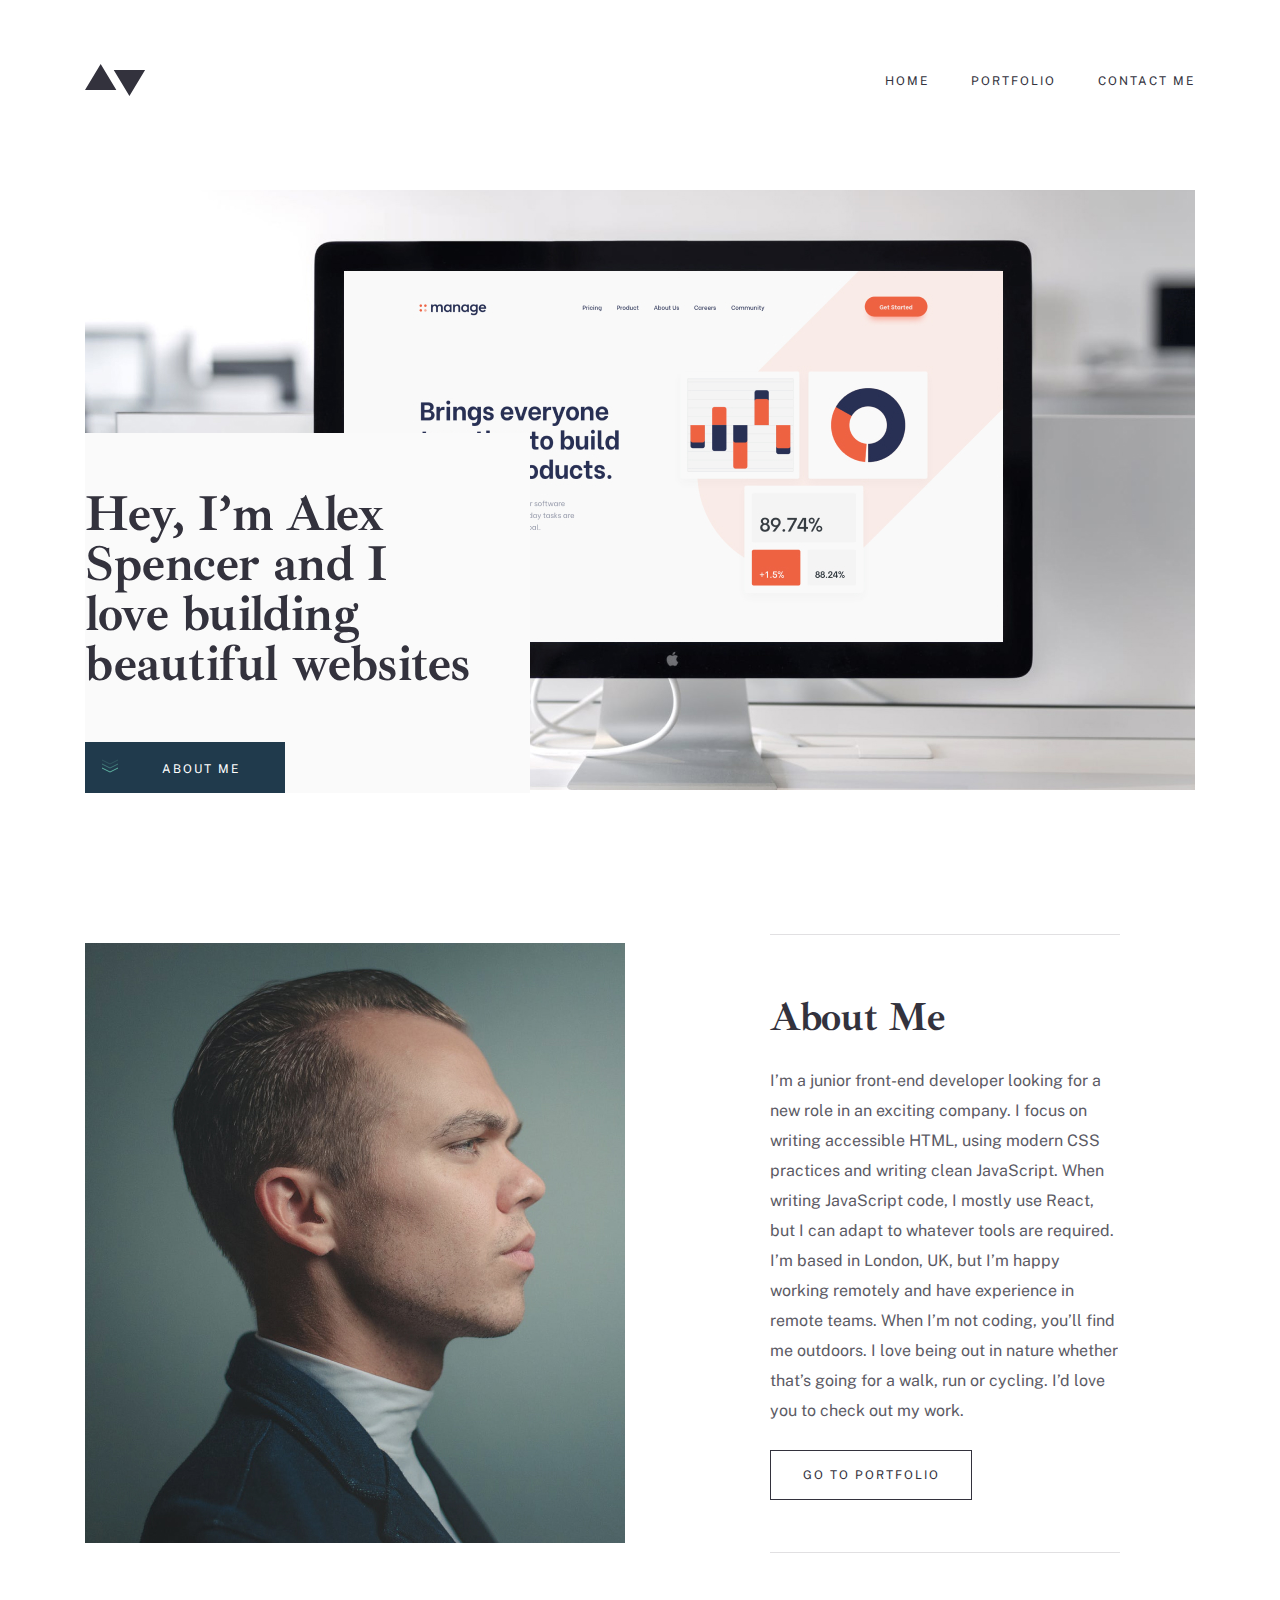
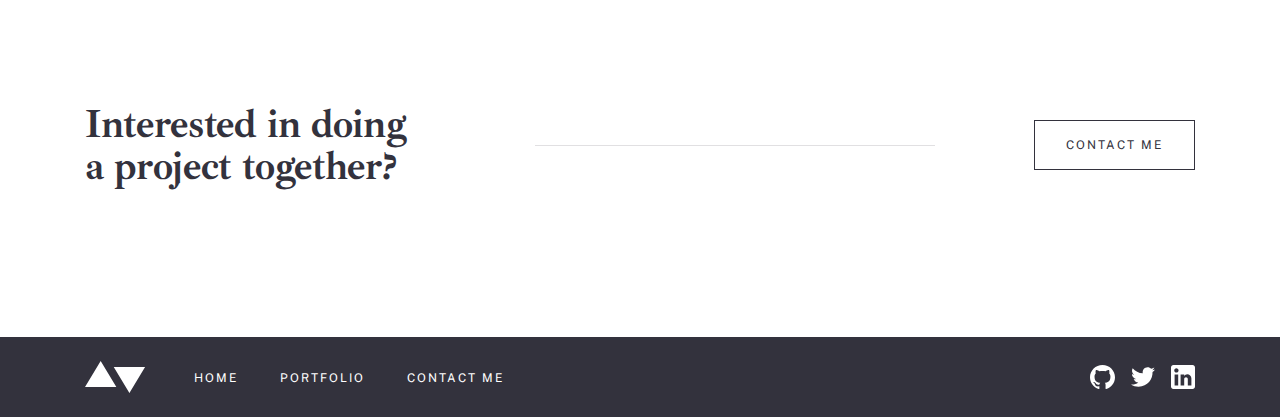
<file: index.html>
<!DOCTYPE html>
<html lang="en">

<head>
    <meta charset="UTF-8">
    <meta http-equiv="X-UA-Compatible" content="IE=edge">
    <meta name="viewport" content="width=device-width, initial-scale=1.0">
    <title>Portfolio</title>
    <link rel="stylesheet" href="css/main.css">
</head>

<body>
    <header class="header">
        <div class="container">
            <a href="#"><img class="logo" src="images/logo.svg" alt="logo"></a>
            <nav>
                <ul>
                    <li><a href="#">HOME</a></li>
                    <li><a href="portfolio.html">PORTFOLIO</a></li>
                    <li><a href="#">CONTACT ME</a></li>
                </ul>
                <img class="hamburger" src="images/hamburger.svg" alt="hamburger">
            </nav>
        </div>
    </header>
    <main>
        <section class="intro">
            <div class="container">
                <div class="intro__main">
                    <div class="intro__content">
                        <h1>Hey, I’m Alex Spencer and I love building beautiful websites</h1>
                        <a href="#">
                            <img src="images/arrows.svg" alt="arrows">
                            <p>ABOUT ME</p>
                        </a>
                    </div>
                </div>
            </div>
        </section>
        <section class="about">
            <div class="container">
                <div class="about__left">
                    <picture>
                        <source media="(min-width:1020px)" srcset="images/about__desktop.jpg">
                        <source class="about__left-mobile" media="(max-width:660px)" srcset="images/about__mobile.jpg">
                        <img src="images/about__tablet.jpg" alt="man">
                    </picture>
                </div>
                <div class="about__right">
                    <span class="about__right-top"></span>
                    <h2>About Me</h2>
                    <p>I’m a junior front-end developer looking for a new role in an exciting company. I focus on
                        writing accessible HTML, using modern CSS practices and writing clean JavaScript. When writing
                        JavaScript code, I mostly use React, but I can adapt to whatever tools are required. I’m based
                        in London, UK, but I’m happy working remotely and have experience in remote teams. When I’m not
                        coding, you’ll find me outdoors. I love being out in nature whether that’s going for a walk, run
                        or cycling. I’d love you to check out my work.</p>
                    <a href="#">GO TO PORTFOLIO</a>
                    <span class="about__right-bottom"></span>
                </div>
            </div>
        </section>
        <section class="interested">
            <div class="container">
                <h2>Interested in doing a project together?</h2>
                <span></span>
                <a href="#">CONTACT ME</a>
            </div>
        </section>
    </main>
    <footer class="footer">
        <div class="container">
            <div class="footer__main">
                <a class="footer__main-logo" href="#"><img src="images/logo__white.svg" alt="logo"></a>
                <ul>
                    <li><a href="#">HOME</a></li>
                    <li><a href="portfolio.html">PORTFOLIO</a></li>
                    <li><a href="#">CONTACT ME</a></li>
                </ul>
            </div>
            <div class="footer__socials">
                <a target="_blank" href="https://github.com/DavronDilmurodov">
                    <svg width="25" height="24" viewBox="0 0 25 24" fill="none" xmlns="http://www.w3.org/2000/svg">
                        <path
                            d="M12.5 0C5.59375 0 0 5.50948 0 12.3045C0 17.742 3.58125 22.3531 8.54688 23.9788C9.17188 24.0946 9.40104 23.7137 9.40104 23.3871C9.40104 23.095 9.39062 22.3207 9.38542 21.295C5.90833 22.0369 5.175 19.6442 5.175 19.6442C4.60625 18.2241 3.78437 17.8443 3.78437 17.8443C2.65208 17.0815 3.87188 17.0971 3.87188 17.0971C5.12708 17.1827 5.78646 18.3649 5.78646 18.3649C6.90104 20.2463 8.7125 19.7027 9.42708 19.3886C9.53958 18.5924 9.86146 18.0509 10.2188 17.743C7.44271 17.4352 4.525 16.3771 4.525 11.6628C4.525 10.3198 5.00937 9.22212 5.81146 8.36127C5.67083 8.05031 5.24896 6.7992 5.92083 5.10462C5.92083 5.10462 6.96771 4.77489 9.35833 6.36617C10.3583 6.09278 11.4208 5.95713 12.4833 5.95087C13.5458 5.95713 14.6083 6.09278 15.6083 6.36617C17.9833 4.77489 19.0302 5.10462 19.0302 5.10462C19.7021 6.7992 19.2802 8.05031 19.1552 8.36127C19.9521 9.22212 20.4365 10.3198 20.4365 11.6628C20.4365 16.3897 17.5146 17.43 14.7333 17.7326C15.1708 18.102 15.5771 18.8564 15.5771 20.0094C15.5771 21.656 15.5615 22.9791 15.5615 23.3788C15.5615 23.7012 15.7802 24.0862 16.4208 23.9631C21.4219 22.3478 25 17.7336 25 12.3045C25 5.50948 19.4031 0 12.5 0V0Z"
                            fill="white" />
                    </svg>
                </a>

                <a class="twitter" target="_blank"
                    href="https://twitter.com/elonmusk?ref_src=twsrc%5Egoogle%7Ctwcamp%5Eserp%7Ctwgr%5Eauthor">
                    <svg width="24" height="20" viewBox="0 0 24 20" fill="none" xmlns="http://www.w3.org/2000/svg">
                        <path
                            d="M24 2.55699C23.117 2.94899 22.168 3.21299 21.172 3.33199C22.189 2.72299 22.97 1.75799 23.337 0.607986C22.386 1.17199 21.332 1.58199 20.21 1.80299C19.313 0.845986 18.032 0.247986 16.616 0.247986C13.437 0.247986 11.101 3.21399 11.819 6.29299C7.728 6.08799 4.1 4.12799 1.671 1.14899C0.381 3.36199 1.002 6.25699 3.194 7.72299C2.388 7.69699 1.628 7.47599 0.965 7.10699C0.911 9.38799 2.546 11.522 4.914 11.997C4.221 12.185 3.462 12.229 2.69 12.081C3.316 14.037 5.134 15.46 7.29 15.5C5.22 17.123 2.612 17.848 0 17.54C2.179 18.937 4.768 19.752 7.548 19.752C16.69 19.752 21.855 12.031 21.543 5.10599C22.505 4.41099 23.34 3.54399 24 2.55699Z"
                            fill="white" />
                    </svg>
                </a>

                <a target="_blank" href="https://www.linkedin.com/feed/">
                    <svg width="24" height="24" viewBox="0 0 24 24" fill="none" xmlns="http://www.w3.org/2000/svg">
                        <path fill-rule="evenodd" clip-rule="evenodd"
                            d="M2.4 0H21.6C22.92 0 24 1.08 24 2.4V21.6C24 22.92 22.92 24 21.6 24H2.4C1.08 24 0 22.92 0 21.6V2.4C0 1.08 1.08 0 2.4 0ZM3.6 20.4H7.2V9.6H3.6V20.4ZM5.4 7.56C4.2 7.56 3.24 6.6 3.24 5.4C3.24 4.2 4.2 3.24 5.4 3.24C6.6 3.24 7.56 4.2 7.56 5.4C7.56 6.6 6.6 7.56 5.4 7.56ZM16.8 20.4H20.4V13.56C20.4 11.28 18.48 9.36 16.2 9.36C15.12 9.36 13.8 10.08 13.2 11.04V9.6H9.6V20.4H13.2V14.04C13.2 13.08 14.04 12.24 15 12.24C15.96 12.24 16.8 13.08 16.8 14.04V20.4Z"
                            fill="white" />
                    </svg>

                </a>
            </div>
        </div>
    </footer>
</body>

</html>
</file>
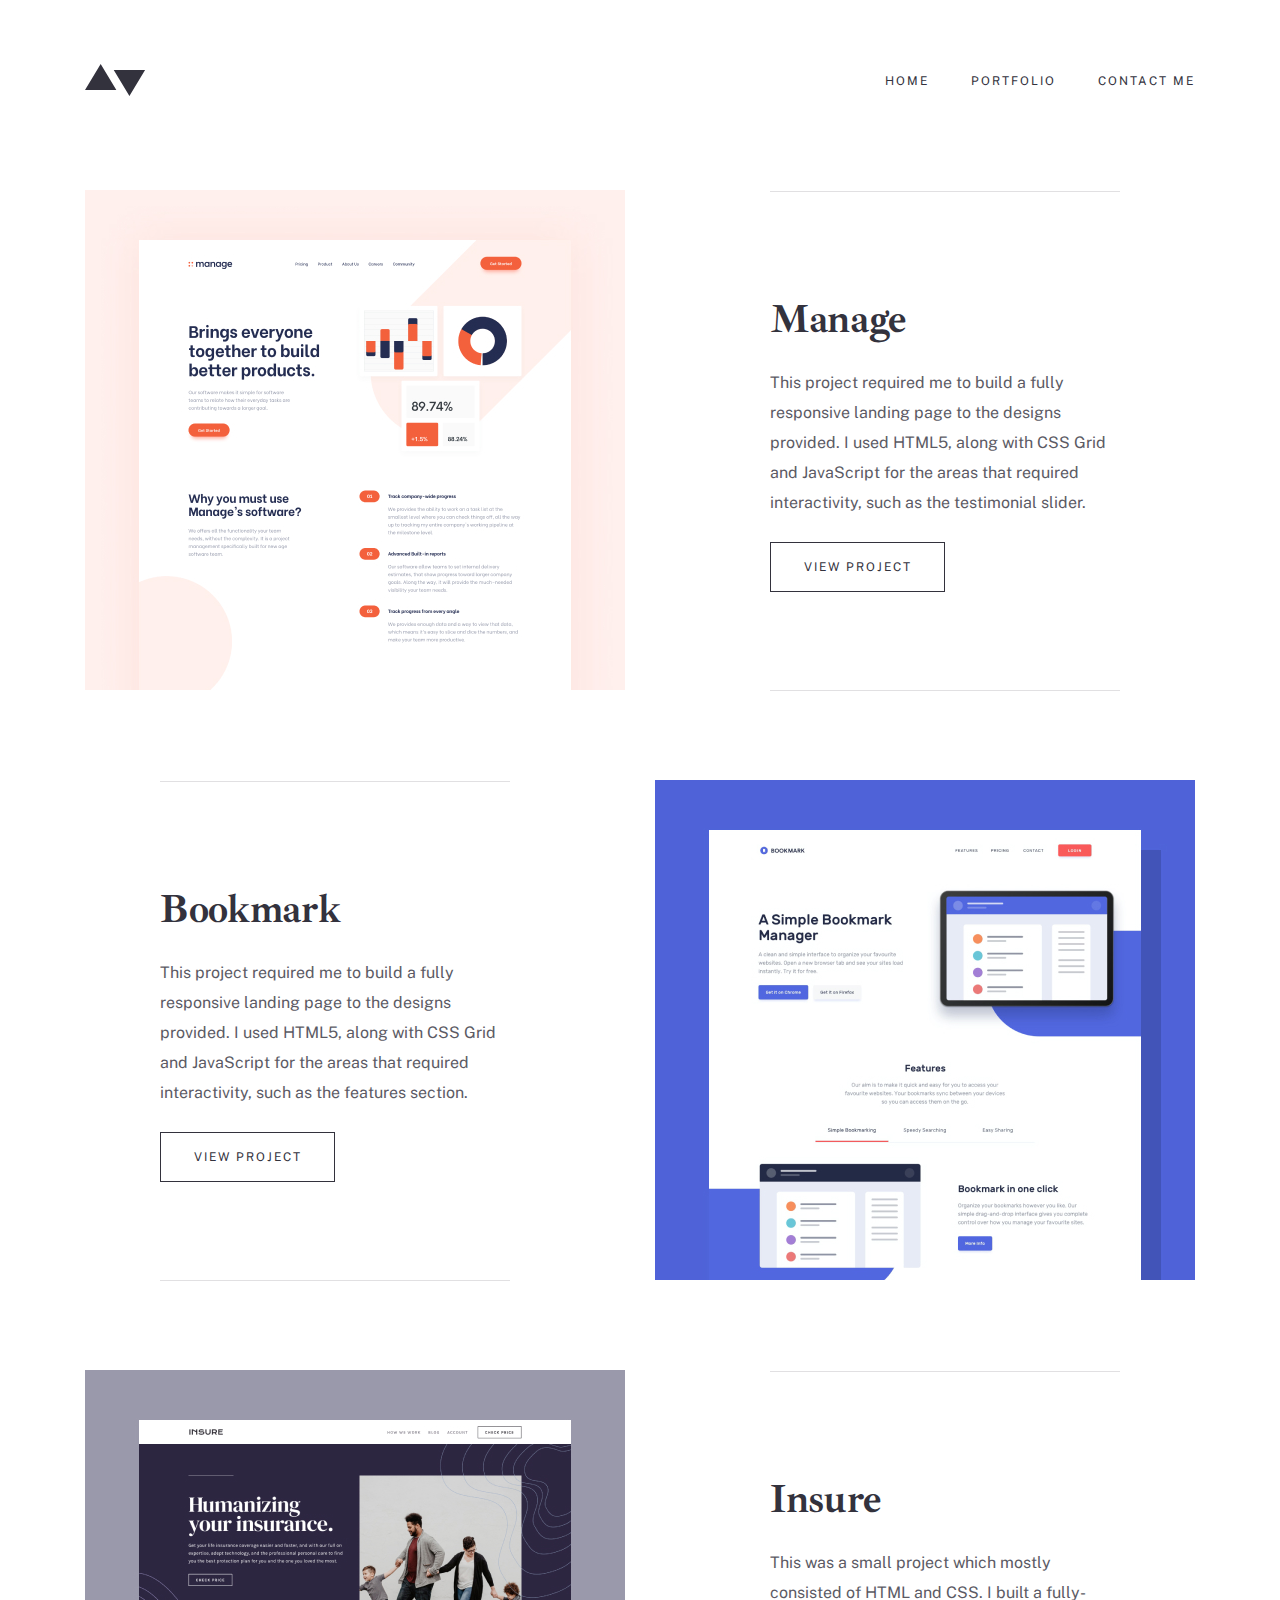
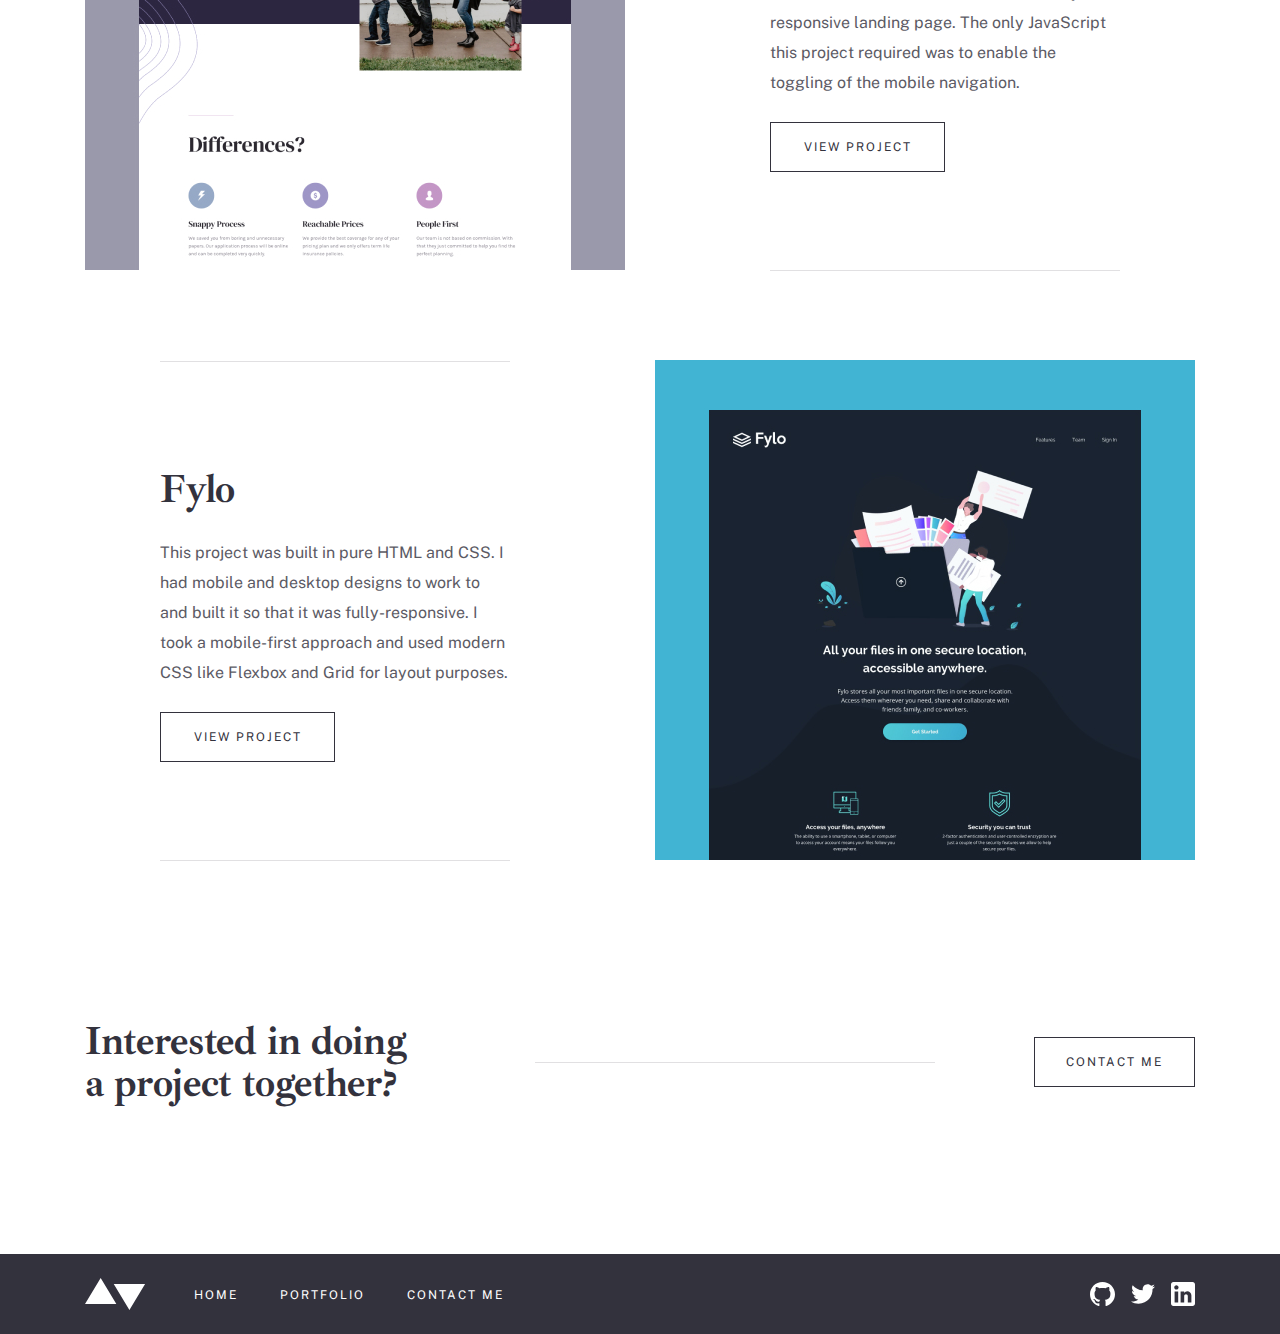
<file: portfolio.html>
<!DOCTYPE html>
<html lang="en">

<head>
    <meta charset="UTF-8">
    <meta http-equiv="X-UA-Compatible" content="IE=edge">
    <meta name="viewport" content="width=device-width, initial-scale=1.0">
    <title>Portfolio</title>
    <link rel="stylesheet" href="css/main.css">
</head>

<body>
    <header class="header">
        <div class="container">
            <a href="#"><img class="logo" src="images/logo.svg" alt="logo"></a>
            <nav>
                <ul>
                    <li><a href="index.html">HOME</a></li>
                    <li><a href="#">PORTFOLIO</a></li>
                    <li><a href="#">CONTACT ME</a></li>
                </ul>
                <img class="hamburger" src="images/hamburger.svg" alt="hamburger">
            </nav>
        </div>
    </header>
    <main>
        <section class="manage">
            <div class="container">
                <div class="manage__left">
                    <picture>
                        <source media="(min-width:1020px)" srcset="images/manage__desktop.jpg">
                        <source media="(max-width:660px)" srcset="images/manage__mobile.jpg">
                        <img src="images/manage__tablet.jpg" alt="manage">
                    </picture>
                </div>
                <div class="manage__right">
                    <span class="portfolio__top-span"></span>
                    <h2 class="portfolio__heading">Manage</h2>
                    <p class="portfolio__paragraph">This project required me to build a fully responsive landing page to
                        the designs provided. I used
                        HTML5, along with CSS Grid and JavaScript for the areas that required interactivity, such as the
                        testimonial slider.</p>
                    <a class="portfolio__project" href="#">VIEW PROJECT</a>
                    <span class="portfolio__bottom-span"></span>
                </div>
            </div>
        </section>
        <section class="bookmark">
            <div class="container">
                <div class="bookmark__left">
                    <span class="portfolio__top-span"></span>
                    <h2 class="portfolio__heading">Bookmark</h2>
                    <p class="portfolio__paragraph">This project required me to build a fully responsive landing page to
                        the designs provided. I used
                        HTML5, along with CSS Grid and JavaScript for the areas that required interactivity, such as the
                        features section.</p>
                    <a class="portfolio__project" href="#">VIEW PROJECT</a>
                    <span class="portfolio__bottom-span"></span>
                </div>
                <div class="bookmark__right">
                    <picture>
                        <source media="(min-width:1020px)" srcset="images/bookmark__desktop.jpg">
                        <source media="(max-width:660px)" srcset="images/bookmark__mobile.jpg">
                        <img src="images/bookmark__tablet.jpg" alt="bookmark">
                    </picture>
                </div>
            </div>
        </section>
        <section class="insure">
            <div class="container">
                <div class="insure__left">
                    <picture>
                        <source media="(min-width:1020px)" srcset="images/insure__desktop.jpg">
                        <source media="(max-width:660px)" srcset="images/insure__mobile.jpg">
                        <img src="images/insure__tablet.jpg" alt="insure">
                    </picture>
                </div>
                <div class="insure__right">
                    <span class="portfolio__top-span"></span>
                    <h2 class="portfolio__heading">Insure</h2>
                    <p class="portfolio__paragraph">This was a small project which mostly consisted of HTML and CSS. I
                        built a fully-responsive landing page. The only JavaScript this project required was to enable
                        the toggling of the mobile navigation.</p>
                    <a class="portfolio__project" href="#">VIEW PROJECT</a>
                    <span class="portfolio__bottom-span"></span>
                </div>
            </div>
        </section>
        <section class="fylo">
            <div class="container">
                <div class="fylo__left">
                    <span class="portfolio__top-span"></span>
                    <h2 class="portfolio__heading">Fylo</h2>
                    <p class="portfolio__paragraph">This project was built in pure HTML and CSS. I had mobile and
                        desktop designs to work to and built it so that it was fully-responsive. I took a mobile-first
                        approach and used modern CSS like Flexbox and Grid for layout purposes.</p>
                    <a class="portfolio__project" href="#">VIEW PROJECT</a>
                    <span class="portfolio__bottom-span"></span>
                </div>
                <div class="fylo__right">
                    <picture>
                        <source media="(min-width:1020px)" srcset="images/fylo__desktop.jpg">
                        <source media="(max-width:660px)" srcset="images/fylo__mobile.jpg">
                        <img src="images/fylo__tablet.jpg" alt="fylo">
                    </picture>
                </div>
            </div>
        </section>
        <section class="interested">
            <div class="container">
                <h2>Interested in doing a project together?</h2>
                <span></span>
                <a href="#">CONTACT ME</a>
            </div>
        </section>
    </main>
    <footer class="footer">
        <div class="container">
            <div class="footer__main">
                <a class="footer__main-logo" href="#"><img src="images/logo__white.svg" alt="logo"></a>
                <ul>
                    <li><a href="#">HOME</a></li>
                    <li><a href="portfolio.html">PORTFOLIO</a></li>
                    <li><a href="#">CONTACT ME</a></li>
                </ul>
            </div>
            <div class="footer__socials">
                <a target="_blank" href="https://github.com/DavronDilmurodov">
                    <svg width="25" height="24" viewBox="0 0 25 24" fill="none" xmlns="http://www.w3.org/2000/svg">
                        <path
                            d="M12.5 0C5.59375 0 0 5.50948 0 12.3045C0 17.742 3.58125 22.3531 8.54688 23.9788C9.17188 24.0946 9.40104 23.7137 9.40104 23.3871C9.40104 23.095 9.39062 22.3207 9.38542 21.295C5.90833 22.0369 5.175 19.6442 5.175 19.6442C4.60625 18.2241 3.78437 17.8443 3.78437 17.8443C2.65208 17.0815 3.87188 17.0971 3.87188 17.0971C5.12708 17.1827 5.78646 18.3649 5.78646 18.3649C6.90104 20.2463 8.7125 19.7027 9.42708 19.3886C9.53958 18.5924 9.86146 18.0509 10.2188 17.743C7.44271 17.4352 4.525 16.3771 4.525 11.6628C4.525 10.3198 5.00937 9.22212 5.81146 8.36127C5.67083 8.05031 5.24896 6.7992 5.92083 5.10462C5.92083 5.10462 6.96771 4.77489 9.35833 6.36617C10.3583 6.09278 11.4208 5.95713 12.4833 5.95087C13.5458 5.95713 14.6083 6.09278 15.6083 6.36617C17.9833 4.77489 19.0302 5.10462 19.0302 5.10462C19.7021 6.7992 19.2802 8.05031 19.1552 8.36127C19.9521 9.22212 20.4365 10.3198 20.4365 11.6628C20.4365 16.3897 17.5146 17.43 14.7333 17.7326C15.1708 18.102 15.5771 18.8564 15.5771 20.0094C15.5771 21.656 15.5615 22.9791 15.5615 23.3788C15.5615 23.7012 15.7802 24.0862 16.4208 23.9631C21.4219 22.3478 25 17.7336 25 12.3045C25 5.50948 19.4031 0 12.5 0V0Z"
                            fill="white" />
                    </svg>
                </a>

                <a class="twitter" target="_blank"
                    href="https://twitter.com/elonmusk?ref_src=twsrc%5Egoogle%7Ctwcamp%5Eserp%7Ctwgr%5Eauthor">
                    <svg width="24" height="20" viewBox="0 0 24 20" fill="none" xmlns="http://www.w3.org/2000/svg">
                        <path
                            d="M24 2.55699C23.117 2.94899 22.168 3.21299 21.172 3.33199C22.189 2.72299 22.97 1.75799 23.337 0.607986C22.386 1.17199 21.332 1.58199 20.21 1.80299C19.313 0.845986 18.032 0.247986 16.616 0.247986C13.437 0.247986 11.101 3.21399 11.819 6.29299C7.728 6.08799 4.1 4.12799 1.671 1.14899C0.381 3.36199 1.002 6.25699 3.194 7.72299C2.388 7.69699 1.628 7.47599 0.965 7.10699C0.911 9.38799 2.546 11.522 4.914 11.997C4.221 12.185 3.462 12.229 2.69 12.081C3.316 14.037 5.134 15.46 7.29 15.5C5.22 17.123 2.612 17.848 0 17.54C2.179 18.937 4.768 19.752 7.548 19.752C16.69 19.752 21.855 12.031 21.543 5.10599C22.505 4.41099 23.34 3.54399 24 2.55699Z"
                            fill="white" />
                    </svg>
                </a>

                <a target="_blank" href="https://www.linkedin.com/feed/">
                    <svg width="24" height="24" viewBox="0 0 24 24" fill="none" xmlns="http://www.w3.org/2000/svg">
                        <path fill-rule="evenodd" clip-rule="evenodd"
                            d="M2.4 0H21.6C22.92 0 24 1.08 24 2.4V21.6C24 22.92 22.92 24 21.6 24H2.4C1.08 24 0 22.92 0 21.6V2.4C0 1.08 1.08 0 2.4 0ZM3.6 20.4H7.2V9.6H3.6V20.4ZM5.4 7.56C4.2 7.56 3.24 6.6 3.24 5.4C3.24 4.2 4.2 3.24 5.4 3.24C6.6 3.24 7.56 4.2 7.56 5.4C7.56 6.6 6.6 7.56 5.4 7.56ZM16.8 20.4H20.4V13.56C20.4 11.28 18.48 9.36 16.2 9.36C15.12 9.36 13.8 10.08 13.2 11.04V9.6H9.6V20.4H13.2V14.04C13.2 13.08 14.04 12.24 15 12.24C15.96 12.24 16.8 13.08 16.8 14.04V20.4Z"
                            fill="white" />
                    </svg>

                </a>
            </div>
        </div>
    </footer>
</body>

</html>
</file>
<file: css/main.css>
*,*::before,*::after{margin:0;padding:0;box-sizing:border-box}img{max-width:100%;height:auto}body{background-color:#fff;font-family:"Public Sans";font-weight:400;font-size:16px;line-height:30px}.portfolio__project{text-decoration:none;font-weight:400;font-size:12px;line-height:14px;letter-spacing:2px;color:#33323d;border:1px solid #33323d;padding:17px;display:block;max-width:175px;text-align:center}.portfolio__project:hover{background-color:#33323d;color:#fff}.portfolio__top-span{transform:translateY(-106px)}.portfolio__bottom-span{transform:translateY(98px)}.portfolio__heading{font-family:"Ibarra Real Nova";font-weight:700;font-size:40px;line-height:42px;letter-spacing:-0.357143px;color:#33323d;margin-bottom:28px}.portfolio__paragraph{color:#33323d;opacity:.8;margin-bottom:24px}@font-face{font-display:swap;font-family:"Public Sans";font-style:normal;font-weight:400;src:url("../fonts/public-sans-v14-latin-regular.woff2") format("woff2"),url("../fonts/public-sans-v14-latin-regular.woff") format("woff")}@font-face{font-display:swap;font-family:"Ibarra Real Nova";font-style:normal;font-weight:700;src:url("../fonts/ibarra-real-nova-v20-latin-700.woff2") format("woff2"),url("../fonts/ibarra-real-nova-v20-latin-700.woff") format("woff")}.container{width:100%;max-width:1150px;margin:0 auto;padding:0 20px}.header{padding-top:64px;margin-bottom:54px}.header .container{display:flex;align-items:center;justify-content:space-between}.header .logo{display:block}.header ul{display:flex;list-style:none;align-items:center;gap:42px}.header nav a{text-decoration:none;font-size:12px;line-height:14px;letter-spacing:2px;color:#33323d}.header nav a:hover{color:#5fb4a2}.header .hamburger{display:none}@media only screen and (max-width: 460px){.header{margin-bottom:40px}.header .hamburger{display:block}.header ul{display:none}}.intro{margin-bottom:150px}.intro__main{background-image:url("../../../images/intro__bg-desktop.jpg");background-repeat:no-repeat;padding-top:243px}.intro__content{background-color:#fafafa;max-width:445px}.intro__content h1{font-family:"Ibarra Real Nova";font-weight:700;font-size:50px;line-height:50px;color:#33323d;margin-bottom:53px;padding-top:56px;letter-spacing:-0.446429px;max-width:390px}.intro__content a{display:block;max-width:200px;padding-top:17px;padding-bottom:17px;padding-left:16px;background-color:#203a4c;font-size:12px;line-height:14px;letter-spacing:2px;color:#fff;text-decoration:none}.intro__content a:hover{background-color:#5fb4a2}.intro__content p{margin-left:38px;display:inline-block}@media only screen and (max-width: 730px){.intro{margin-bottom:96px}.intro__main{background-image:url("../../../images/intro__bg-tablet.jpg");background-repeat:no-repeat;padding-top:322px}.intro__content{max-width:514px}.intro__content h1{font-size:40px;line-height:42px;letter-spacing:-0.357143px;margin-bottom:48px}}@media only screen and (max-width: 375px){.intro__main{background-image:url("../../../images/intro__bg-mobile.jpg");background-repeat:no-repeat;padding-top:271px}.intro__content h1{margin-bottom:32px;max-width:311px}}.about{margin-bottom:150px}.about .container{display:flex;align-items:center;justify-content:space-between;padding-right:95px}.about__right{color:#33323d;max-width:350px}.about__right h2{font-family:"Ibarra Real Nova";font-weight:700;font-size:40px;line-height:42px;letter-spacing:-0.357143px;margin-bottom:28px}.about__right p{font-size:16px;line-height:30px;opacity:.8;margin-bottom:24px}.about__right a{padding:17px;text-align:center;border:1px solid #33323d;font-size:12px;line-height:14px;letter-spacing:2px;color:#33323d;text-decoration:none;display:block;max-width:202px}.about__right a:hover{background-color:#33323d;color:#fff}.about__right-top{transform:translateY(-61px)}.about__right-bottom{transform:translateY(52px)}.about__right span{opacity:.15;background-color:#33323d;display:flex;max-width:350px;height:1px}@media only screen and (max-width: 1020px){.about{margin-bottom:96px}.about .container{padding:0 20px}.about__right{max-width:339px}.about__right-top{transform:translateY(-53px)}.about__right-bottom{transform:translateY(43px)}}@media only screen and (max-width: 660px){.about{margin-bottom:167px}.about .container{flex-direction:column}.about__right{max-width:311px;margin-top:64px}.about__right-top{transform:translateY(-32px)}}.interested{margin-bottom:150px}.interested .container{display:flex;align-items:center;justify-content:space-between}.interested h2{font-family:"Ibarra Real Nova";font-weight:700;font-size:40px;line-height:42px;letter-spacing:-0.357143px;color:#33323d;max-width:350px}.interested a{font-size:12px;line-height:14px;letter-spacing:2px;color:#33323d;text-decoration:none;border:1px solid #33323d;padding:17px 31px;display:block;max-width:162px}.interested a:hover{background-color:#33323d;color:#fff}.interested span{display:inline-block;height:1px;width:100%;max-width:400px;background-color:#33323d;opacity:.15}@media only screen and (max-width: 960px){.interested{margin-bottom:96px}.interested span{max-width:113px}}@media only screen and (max-width: 670px){.interested{margin-bottom:80px}.interested span{display:none}.interested .container{flex-direction:column;text-align:center}.interested h2{margin-bottom:40px}}.footer{background-color:#33323d}.footer .container{display:flex;align-items:center;justify-content:space-between;padding-top:24px;padding-bottom:24px}.footer__main{display:flex;align-items:center;justify-content:space-between}.footer__main-logo img{display:block;margin-right:48px}.footer__main ul{display:flex;align-items:center;list-style:none;gap:42px}.footer__main ul a{text-decoration:none;font-weight:400;font-size:12px;line-height:14px;letter-spacing:2px;color:#fff}.footer__main ul a:hover{color:#5fb4a2}.footer__socials{display:flex;align-items:center;gap:16px}.footer__socials svg{display:block}.footer__socials svg:hover path{fill:#5fb4a2}@media only screen and (max-width: 590px){.footer .container{padding-top:56px;padding-bottom:56px;flex-direction:column;text-align:center}.footer__main{flex-direction:column}.footer__main-logo img{margin-right:0;margin-bottom:40px}.footer__main ul{flex-direction:column;margin-bottom:40px}}.header{margin-bottom:94px}.manage{margin-bottom:80px}.manage .container{display:flex;align-items:center;justify-content:space-between;padding-right:95px}.manage__right{color:#33323d;max-width:350px}.manage__right h2{margin-bottom:28px}.manage__right p{margin-bottom:24px}.manage__right span{opacity:.15;background-color:#33323d;display:flex;max-width:350px;height:1px}@media only screen and (max-width: 1020px){.manage{margin-bottom:177px}.manage .container{padding:0 20px}.manage__right{max-width:281px}.manage__right h2{margin-bottom:29px}.manage__right p{font-size:15px;margin-bottom:35px}.manage .portfolio__top-span{transform:translateY(-35px)}.manage .portfolio__bottom-span{transform:translateY(35px)}}@media only screen and (max-width: 660px){.manage{margin-bottom:97px}.manage .container{flex-direction:column}.manage__right{max-width:311px;margin-top:64px}}.bookmark{margin-bottom:80px}.bookmark .container{display:flex;align-items:center;justify-content:space-between;padding-left:95px}.bookmark__left{max-width:350px}.bookmark__left span{opacity:.15;background-color:#33323d;display:flex;max-width:350px;height:1px}@media only screen and (max-width: 1020px){.bookmark{margin-bottom:177px}.bookmark .container{padding:0 20px}.bookmark__left{max-width:281px}.bookmark__left h2{margin-bottom:29px}.bookmark__left p{font-size:15px;margin-bottom:35px}.bookmark .portfolio__top-span{transform:translateY(-35px)}.bookmark .portfolio__bottom-span{transform:translateY(35px)}}@media only screen and (max-width: 660px){.bookmark{margin-bottom:97px}.bookmark .container{flex-direction:column-reverse}.bookmark__left{max-width:311px;margin-top:64px}}.insure{margin-bottom:80px}.insure .container{display:flex;align-items:center;justify-content:space-between;padding-right:95px}.insure__right{color:#33323d;max-width:350px}.insure__right h2{margin-bottom:28px}.insure__right p{margin-bottom:24px}.insure__right span{opacity:.15;background-color:#33323d;display:flex;max-width:350px;height:1px}@media only screen and (max-width: 1020px){.insure{margin-bottom:177px}.insure .container{padding:0 20px}.insure__right{max-width:281px}.insure__right h2{margin-bottom:29px}.insure__right p{font-size:15px;margin-bottom:35px}.insure .portfolio__top-span{transform:translateY(-35px)}.insure .portfolio__bottom-span{transform:translateY(35px)}}@media only screen and (max-width: 660px){.insure{margin-bottom:97px}.insure .container{flex-direction:column}.insure__right{max-width:311px;margin-top:64px}}.fylo{margin-bottom:150px}.fylo .container{display:flex;align-items:center;justify-content:space-between;padding-left:95px}.fylo__left{max-width:350px}.fylo__left span{opacity:.15;background-color:#33323d;display:flex;max-width:350px;height:1px}@media only screen and (max-width: 1020px){.fylo{margin-bottom:148px}.fylo .container{padding:0 20px}.fylo__left{max-width:281px}.fylo__left h2{margin-bottom:29px}.fylo__left p{font-size:15px;margin-bottom:35px}.fylo .portfolio__top-span{transform:translateY(-35px)}.fylo .portfolio__bottom-span{transform:translateY(35px)}}@media only screen and (max-width: 660px){.fylo{margin-bottom:105px}.fylo .container{flex-direction:column-reverse}.fylo__left{max-width:311px;margin-top:64px}}/*# sourceMappingURL=main.css.map */
</file>
